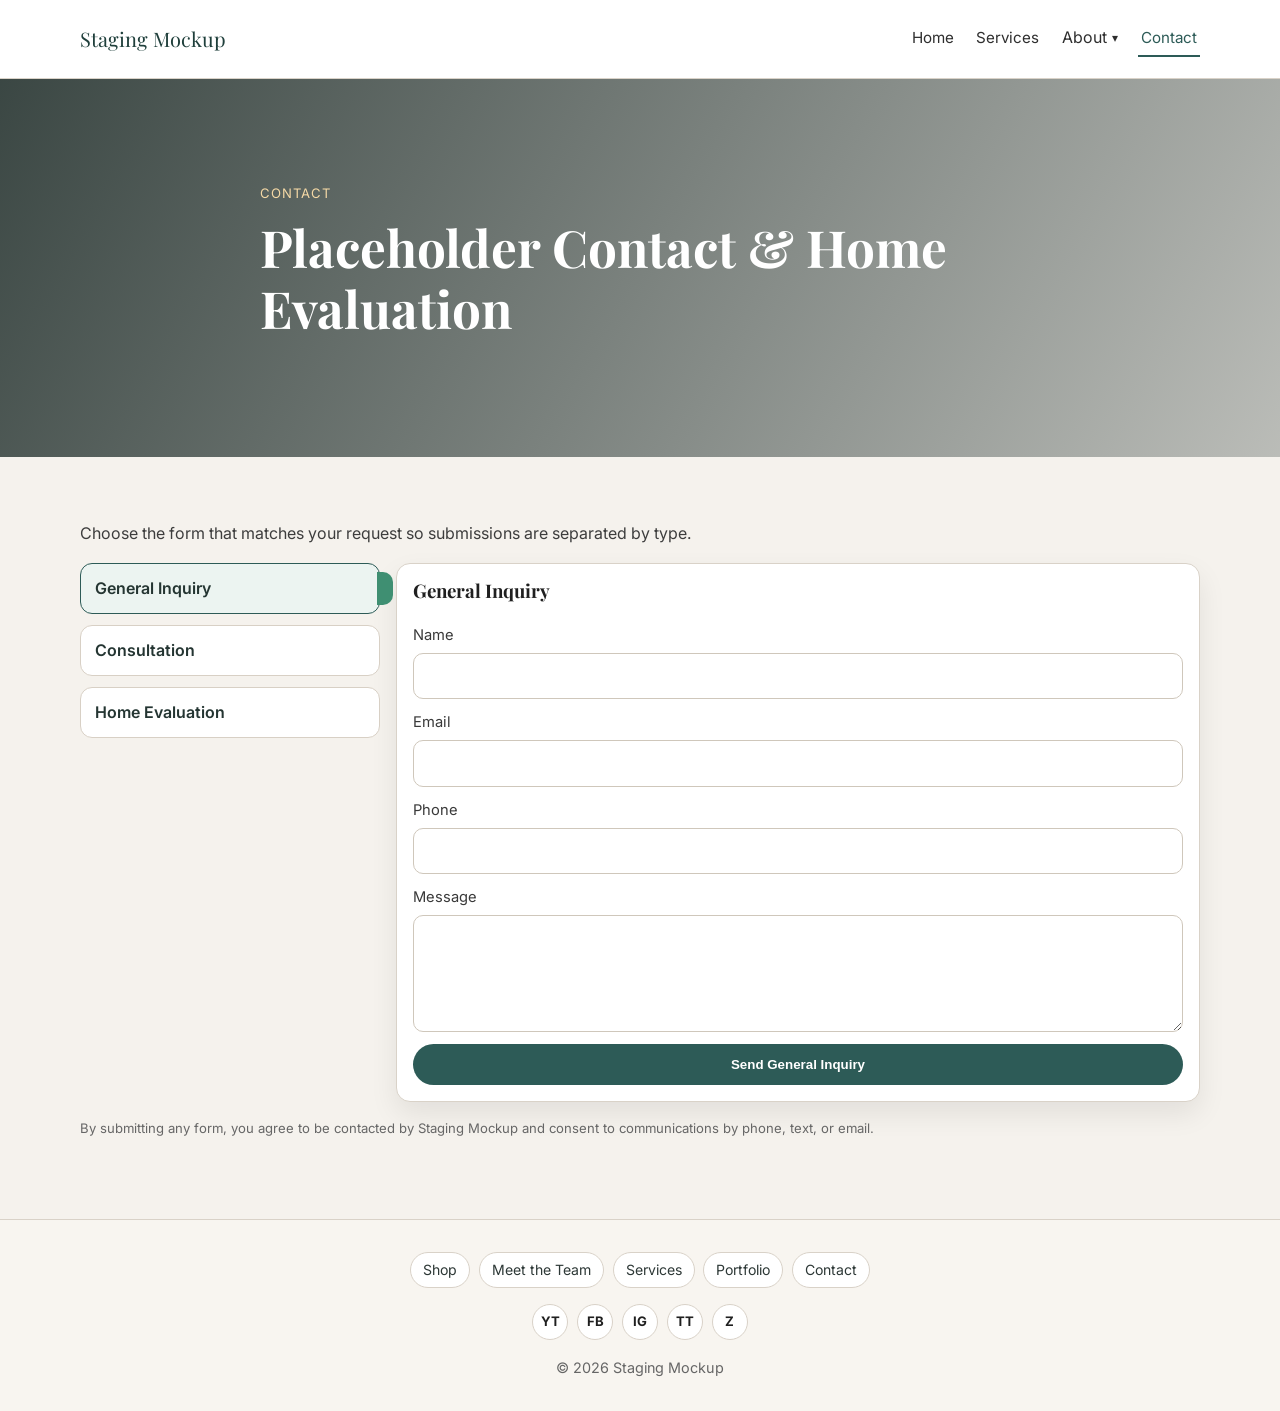
<file: consultations.html>
<!DOCTYPE html>
<html lang="en">
<head>
  <meta charset="UTF-8" />
  <meta name="viewport" content="width=device-width, initial-scale=1.0" />
  <title>Staging Mockup | Consultations</title>
  <meta http-equiv="refresh" content="0; url=contact.html" />
  <link rel="canonical" href="contact.html" />
</head>
<body>
  <main>
    <p>Consultations have moved to the Contact page.</p>
    <p><a href="contact.html">Go to Contact</a></p>
  </main>
</body>
</html>
</file>
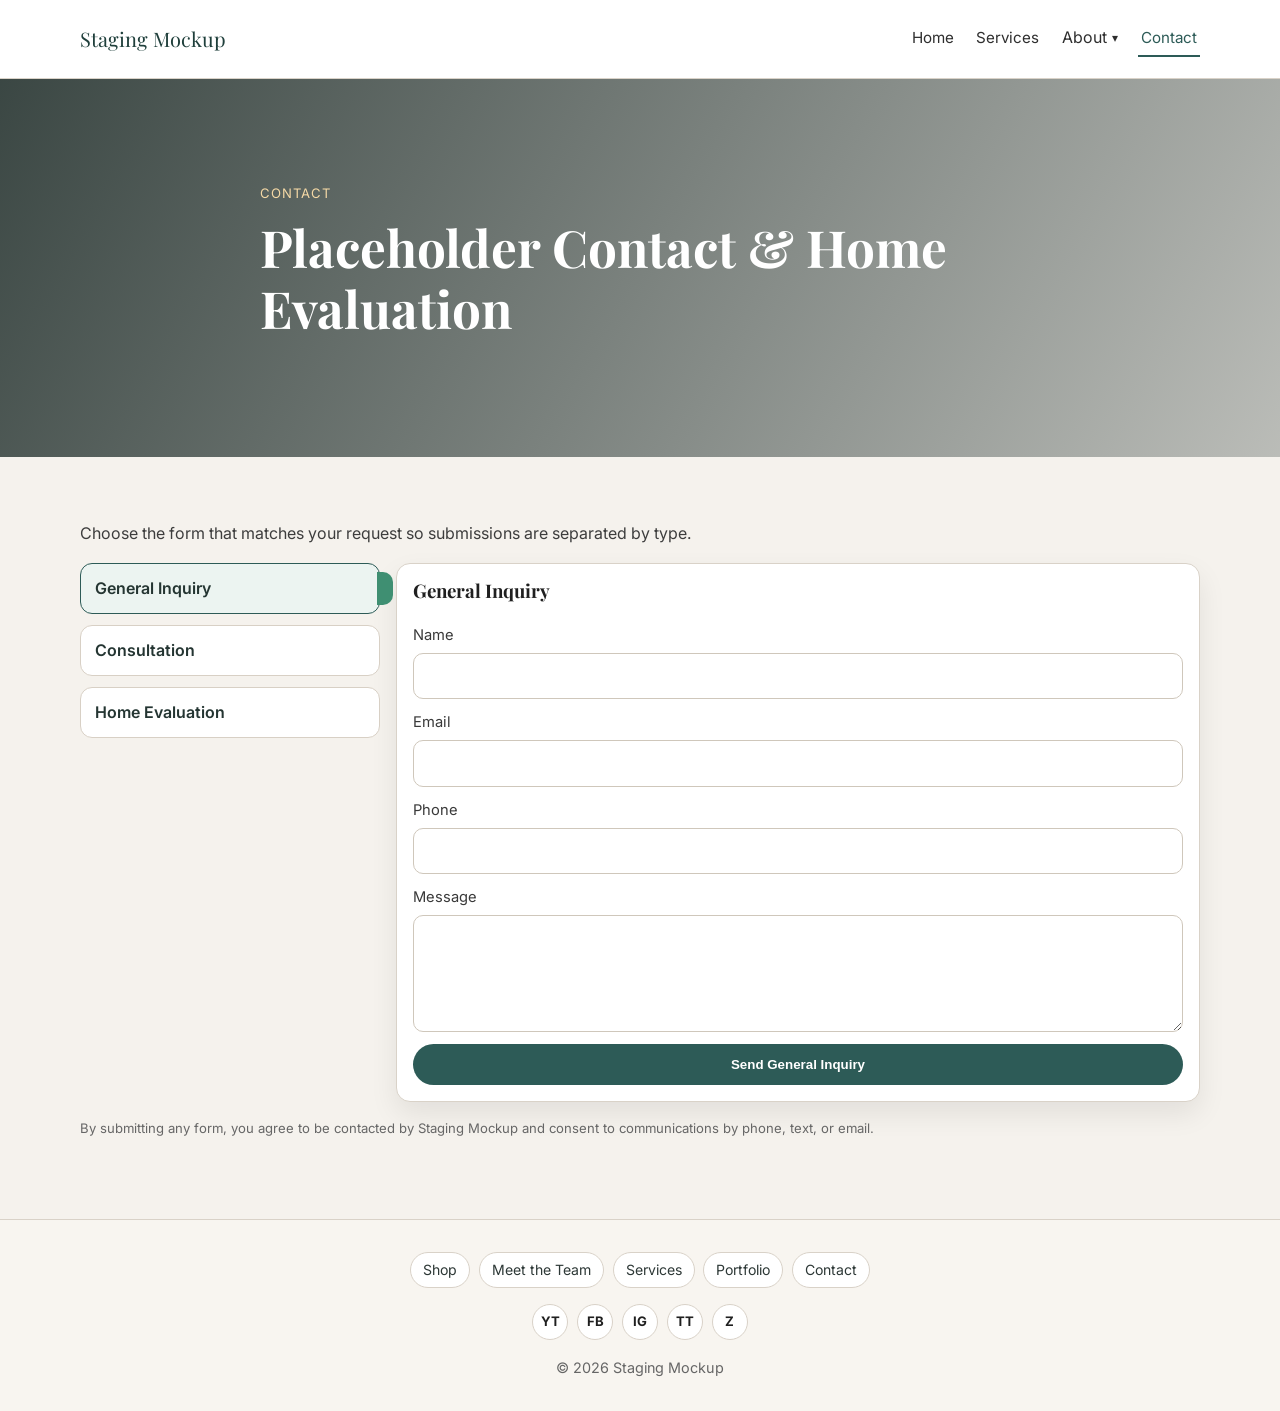
<file: contact.html>
<!DOCTYPE html>
<html lang="en">
<head>
  <meta charset="UTF-8" />
  <meta name="viewport" content="width=device-width, initial-scale=1.0" />
  <title>Staging Mockup | Contact</title>
  <link rel="preconnect" href="https://fonts.googleapis.com" />
  <link rel="preconnect" href="https://fonts.gstatic.com" crossorigin />
  <link href="https://fonts.googleapis.com/css2?family=Inter:wght@400;500;600;700&family=Playfair+Display:wght@500;600;700&display=swap" rel="stylesheet" />
  <link rel="stylesheet" href="styles.css" />
</head>
<body>
  <header class="site-header" id="top">
    <div class="nav-wrap">
      <a href="index.html" class="brand">Staging Mockup</a>
      <button class="nav-toggle" id="navToggle" type="button" aria-expanded="false" aria-controls="primaryNav">Menu</button>
      <nav class="site-nav" id="primaryNav" aria-label="Primary">
        <a href="index.html">Home</a>
        <a href="staging.html">Services</a>
        <div class="nav-dropdown">
          <button class="nav-dropdown-toggle" type="button" aria-expanded="false" aria-controls="aboutMenu">About</button>
          <div class="nav-dropdown-menu" id="aboutMenu">
            <a href="team.html">Our Team</a>
            <a href="showcase.html">Portfolio</a>
            <a href="blog.html">Blog</a>
            <a href="shop.html">Shop</a>
          </div>
        </div>
        <a href="contact.html" aria-current="page">Contact</a>
      </nav>
    </div>
  </header>

  <main>
    <section class="page-hero" style="--banner:url('https://placehold.co/1800x900?text=Contact+Hero')">
      <div class="hero-overlay"></div>
      <div class="container page-hero-content">
        <p class="eyebrow">Contact</p>
        <h1>Placeholder Contact & Home Evaluation</h1>
      </div>
    </section>

    <section class="section container">
      <p class="inquiry-note">Choose the form that matches your request so submissions are separated by type.</p>

      <div class="contact-submissions">
        <div class="submission-nav" role="tablist" aria-label="Submission type options">
          <button class="submission-nav-item is-selected" type="button" role="tab" aria-selected="true" aria-controls="panel-general" id="tab-general" data-target="panel-general">General Inquiry</button>
          <button class="submission-nav-item" type="button" role="tab" aria-selected="false" aria-controls="panel-consultation" id="tab-consultation" data-target="panel-consultation">Consultation</button>
          <button class="submission-nav-item" type="button" role="tab" aria-selected="false" aria-controls="panel-evaluation" id="tab-evaluation" data-target="panel-evaluation">Home Evaluation</button>
        </div>

        <div class="submission-panel-wrap">
          <form class="form-grid submission-panel is-active" id="panel-general" role="tabpanel" aria-labelledby="tab-general" action="mailto:perrinematerials@gmail.com" method="post" enctype="text/plain">
            <h3>General Inquiry</h3>
            <input type="hidden" name="submission_type" value="General Inquiry" />
            <label>Name<input type="text" name="name" required /></label>
            <label>Email<input type="email" name="email" required /></label>
            <label>Phone<input type="tel" name="phone" required /></label>
            <label>Message<textarea name="message" rows="4" required></textarea></label>
            <button class="btn btn-primary" type="submit">Send General Inquiry</button>
          </form>

          <form class="form-grid submission-panel" id="panel-consultation" role="tabpanel" aria-labelledby="tab-consultation" hidden action="mailto:perrinematerials@gmail.com" method="post" enctype="text/plain">
            <h3>Consultation Request</h3>
            <input type="hidden" name="submission_type" value="Consultation Request" />
            <label>Name<input type="text" name="name" required /></label>
            <label>Email<input type="email" name="email" required /></label>
            <label>Phone<input type="tel" name="phone" required /></label>
            <label>Project Goals<textarea name="project_goals" rows="4" required></textarea></label>
            <label>Preferred Timeline<input type="text" name="timeline" required /></label>
            <button class="btn btn-primary" type="submit">Send Consultation Request</button>
          </form>

          <form class="form-grid submission-panel" id="panel-evaluation" role="tabpanel" aria-labelledby="tab-evaluation" hidden action="mailto:perrinematerials@gmail.com" method="post" enctype="text/plain">
            <h3>Home Evaluation</h3>
            <input type="hidden" name="submission_type" value="Home Evaluation" />
            <label>Name<input type="text" name="name" required /></label>
            <label>Email<input type="email" name="email" required /></label>
            <label>Phone<input type="tel" name="phone" required /></label>
            <label>Property Address<input type="text" name="property_address" required /></label>
            <label>Approx. List Price<input type="text" name="list_price" required /></label>
            <label>Best Contact Method
              <select name="contact_method" required>
                <option value="">Select one</option>
                <option value="phone">Phone</option>
                <option value="email">Email</option>
                <option value="text">Text</option>
              </select>
            </label>
            <label>Evaluation Details<textarea name="details" rows="4" required></textarea></label>
            <button class="btn btn-primary" type="submit">Send Home Evaluation</button>
          </form>
        </div>
      </div>

      <p class="disclosure">By submitting any form, you agree to be contacted by Staging Mockup and consent to communications by phone, text, or email.</p>
    </section>
  </main>

  <button class="back-to-top" id="backToTop" type="button" aria-label="Back to top">↑</button>
  <footer class="site-footer">
    <div class="container">
      <nav class="footer-links" aria-label="Quick links">
        <a href="shop.html">Shop</a>
        <a href="team.html">Meet the Team</a>
        <a href="staging.html">Services</a>
        <a href="showcase.html">Portfolio</a>
        <a href="contact.html">Contact</a>
      </nav>
      <div class="social-links" aria-label="Social media links">
        <a href="https://www.youtube.com" target="_blank" rel="noopener noreferrer" aria-label="YouTube">YT</a>
        <a href="https://www.facebook.com" target="_blank" rel="noopener noreferrer" aria-label="Facebook">FB</a>
        <a href="https://www.instagram.com" target="_blank" rel="noopener noreferrer" aria-label="Instagram">IG</a>
        <a href="https://www.tiktok.com" target="_blank" rel="noopener noreferrer" aria-label="TikTok">TT</a>
        <a href="https://www.zillow.com" target="_blank" rel="noopener noreferrer" aria-label="Zillow">Z</a>
      </div>
      <p class="copyright">© 2026 Staging Mockup</p>
    </div>
  </footer>
  <script src="script.js"></script>
</body>
</html>
</file>
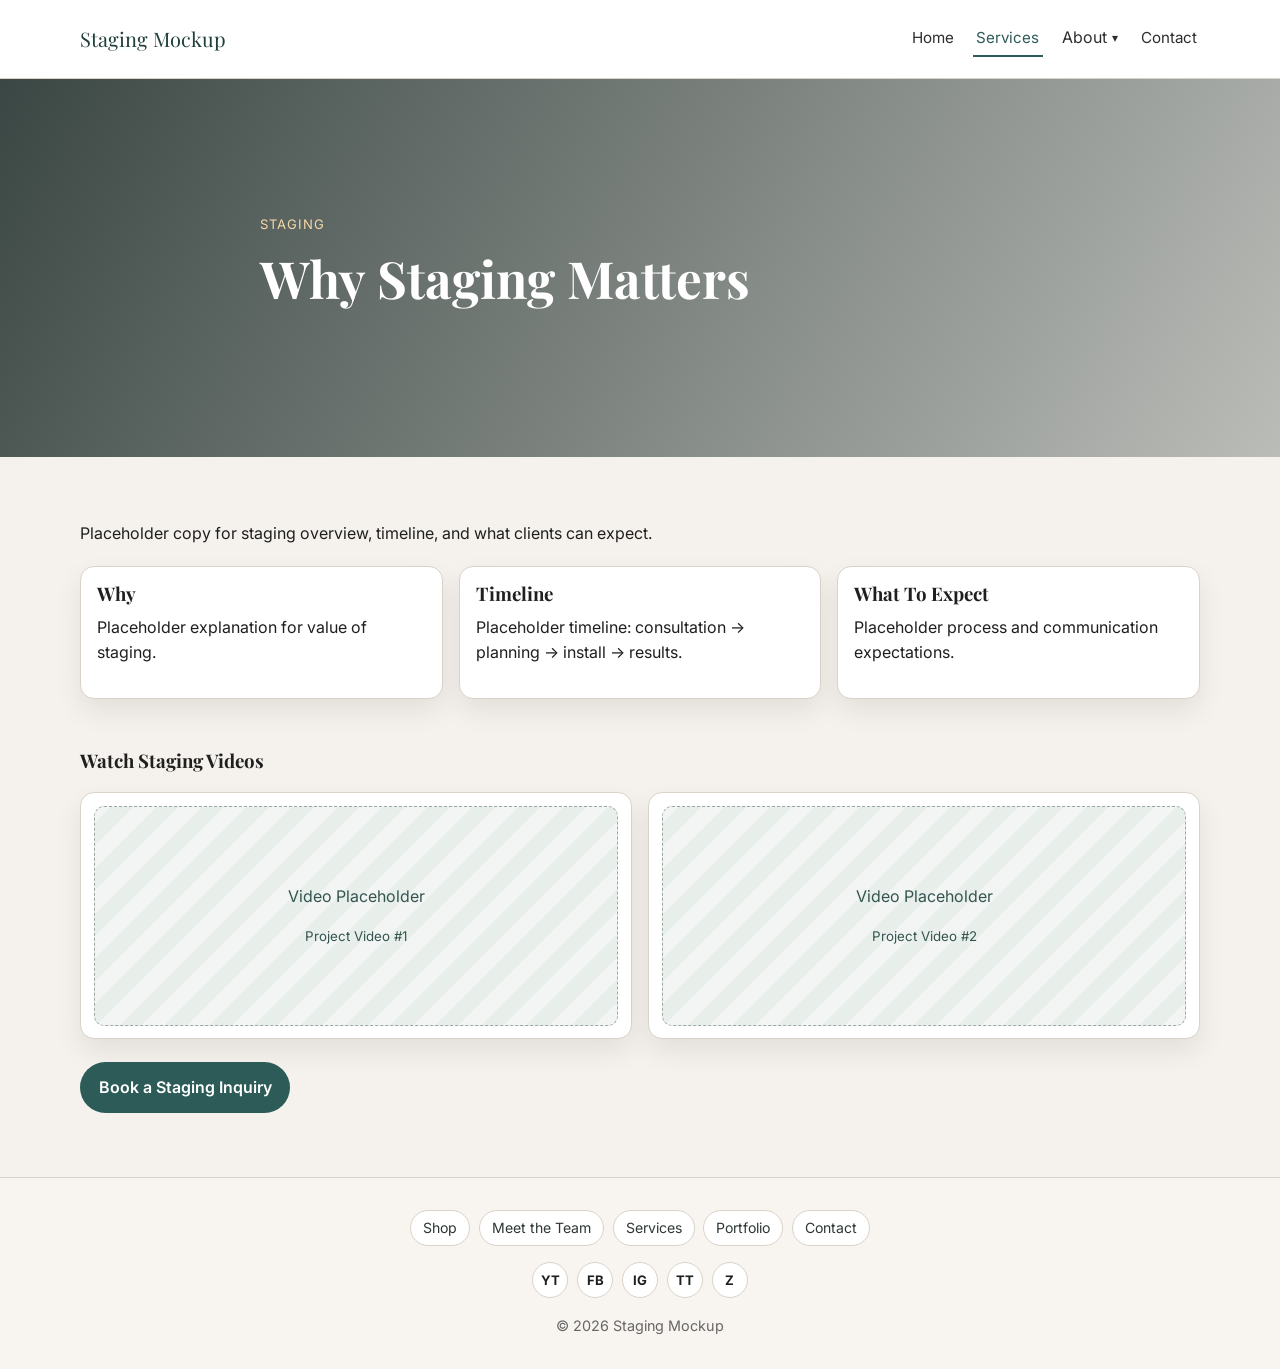
<file: staging.html>
<!DOCTYPE html>
<html lang="en">
<head>
  <meta charset="UTF-8" />
  <meta name="viewport" content="width=device-width, initial-scale=1.0" />
  <title>Staging Mockup | Staging</title>
  <link rel="preconnect" href="https://fonts.googleapis.com" />
  <link rel="preconnect" href="https://fonts.gstatic.com" crossorigin />
  <link href="https://fonts.googleapis.com/css2?family=Inter:wght@400;500;600;700&family=Playfair+Display:wght@500;600;700&display=swap" rel="stylesheet" />
  <link rel="stylesheet" href="styles.css" />
</head>
<body>
  <header class="site-header" id="top">
    <div class="nav-wrap">
      <a href="index.html" class="brand">Staging Mockup</a>
      <button class="nav-toggle" id="navToggle" type="button" aria-expanded="false" aria-controls="primaryNav">Menu</button>
      <nav class="site-nav" id="primaryNav" aria-label="Primary">
        <a href="index.html">Home</a>
        <a href="staging.html" aria-current="page">Services</a>
        <div class="nav-dropdown">
          <button class="nav-dropdown-toggle" type="button" aria-expanded="false" aria-controls="aboutMenu">About</button>
          <div class="nav-dropdown-menu" id="aboutMenu">
            <a href="team.html">Our Team</a>
            <a href="showcase.html">Portfolio</a>
            <a href="blog.html">Blog</a>
            <a href="shop.html">Shop</a>
          </div>
        </div>
        <a href="contact.html">Contact</a>
      </nav>
    </div>
  </header>

  <main>
    <section class="page-hero" style="--banner:url('https://placehold.co/1800x900?text=Staging+Tab+Hero')">
      <div class="hero-overlay"></div>
      <div class="container page-hero-content">
        <p class="eyebrow">Staging</p>
        <h1>Why Staging Matters</h1>
      </div>
    </section>

    <section class="section container">
      <p>Placeholder copy for staging overview, timeline, and what clients can expect.</p>
      <div class="cards-3">
        <article class="info-card">
          <h3>Why</h3>
          <p>Placeholder explanation for value of staging.</p>
        </article>
        <article class="info-card">
          <h3>Timeline</h3>
          <p>Placeholder timeline: consultation -> planning -> install -> results.</p>
        </article>
        <article class="info-card">
          <h3>What To Expect</h3>
          <p>Placeholder process and communication expectations.</p>
        </article>
      </div>
      <br><br>
      <h3>Watch Staging Videos</h3>
      <div class="video-grid">
        <div class="video-embed">
          <div class="video-placeholder" role="img" aria-label="Video placeholder one">
            <p>Video Placeholder</p>
            <small>Project Video #1</small>
          </div>
        </div>
        <div class="video-embed">
          <div class="video-placeholder" role="img" aria-label="Video placeholder two">
            <p>Video Placeholder</p>
            <small>Project Video #2</small>
          </div>
        </div>
      </div>

      <a href="contact.html" class="btn btn-primary staging-inquiry-btn">Book a Staging Inquiry</a>
    </section>
  </main>

  <button class="back-to-top" id="backToTop" type="button" aria-label="Back to top">↑</button>
  <footer class="site-footer">
    <div class="container">
      <nav class="footer-links" aria-label="Quick links">
        <a href="shop.html">Shop</a>
        <a href="team.html">Meet the Team</a>
        <a href="staging.html">Services</a>
        <a href="showcase.html">Portfolio</a>
        <a href="contact.html">Contact</a>
      </nav>
      <div class="social-links" aria-label="Social media links">
        <a href="https://www.youtube.com" target="_blank" rel="noopener noreferrer" aria-label="YouTube">YT</a>
        <a href="https://www.facebook.com" target="_blank" rel="noopener noreferrer" aria-label="Facebook">FB</a>
        <a href="https://www.instagram.com" target="_blank" rel="noopener noreferrer" aria-label="Instagram">IG</a>
        <a href="https://www.tiktok.com" target="_blank" rel="noopener noreferrer" aria-label="TikTok">TT</a>
        <a href="https://www.zillow.com" target="_blank" rel="noopener noreferrer" aria-label="Zillow">Z</a>
      </div>
      <p class="copyright">© 2026 Staging Mockup</p>
    </div>
  </footer>
  <script src="script.js"></script>
</body>
</html>
</file>
<file: styles.css>
:root {
  --bg: #f5f2ed;
  --surface: #ffffff;
  --ink: #1f1f1f;
  --muted: #666;
  --brand: #2d5b57;
  --brand-dark: #1f3f3b;
  --line: #d9d2c8;
  --radius: 14px;
  --shadow: 0 12px 28px rgba(0, 0, 0, 0.08);
}

* {
  box-sizing: border-box;
}

html,
body {
  margin: 0;
  padding: 0;
}

body {
  font-family: "Inter", sans-serif;
  color: var(--ink);
  background: var(--bg);
  line-height: 1.6;
}

h1,
h2,
h3 {
  font-family: "Playfair Display", serif;
  line-height: 1.2;
  margin: 0 0 0.6rem;
}

p {
  margin: 0 0 1rem;
}

a {
  color: inherit;
  text-decoration: none;
}

img {
  display: block;
  width: 100%;
  border-radius: 12px;
  object-fit: cover;
}

.container {
  width: min(1120px, calc(100% - 2rem));
  margin: 0 auto;
}

.section {
  padding: 4rem 0;
}

.eyebrow {
  display: inline-block;
  font-size: 0.82rem;
  letter-spacing: 0.08em;
  text-transform: uppercase;
  color: #f5d9a6;
  margin-bottom: 0.8rem;
}

.site-header {
  position: sticky;
  top: 0;
  z-index: 999;
  border-bottom: 1px solid var(--line);
  background: rgba(255, 255, 255, 0.96);
  backdrop-filter: blur(8px);
}

.nav-wrap {
  width: min(1120px, calc(100% - 2rem));
  height: 78px;
  margin: 0 auto;
  display: flex;
  align-items: center;
  justify-content: space-between;
  gap: 1rem;
  position: relative;
}

.brand {
  font-family: "Playfair Display", serif;
  font-size: 1.25rem;
  color: var(--brand-dark);
  white-space: nowrap;
}

.site-nav {
  display: flex;
  align-items: center;
  gap: 1rem;
}

.site-nav a {
  padding: 0.3rem 0.2rem;
  font-size: 0.95rem;
  color: #2e2e2e;
  border-bottom: 2px solid transparent;
}

.nav-dropdown {
  position: relative;
}

.nav-dropdown::after {
  content: "";
  position: absolute;
  left: 0;
  right: 0;
  top: 100%;
  height: 10px;
}

.nav-dropdown-toggle {
  padding: 0.3rem 0.2rem;
  font-size: 0.95rem;
  color: #2e2e2e;
  border: none;
  border-bottom: 2px solid transparent;
  background: transparent;
  font: inherit;
  cursor: pointer;
}

.nav-dropdown-toggle::after {
  content: "\25BE";
  margin-left: 0.35rem;
  font-size: 0.72em;
  display: inline-block;
  transform: translateY(-1px);
  transition: transform 0.2s ease;
}

.nav-dropdown-menu {
  display: none;
  position: absolute;
  top: 100%;
  left: 0;
  min-width: 180px;
  background: #fff;
  border: 1px solid var(--line);
  border-radius: 12px;
  box-shadow: var(--shadow);
  padding: 0.5rem;
  z-index: 70;
}

.nav-dropdown-menu a {
  border-bottom: none;
  border-radius: 8px;
  padding: 0.45rem 0.55rem;
  font-size: 0.92rem;
  white-space: nowrap;
}

.site-nav a:hover,
.site-nav a[aria-current="page"],
.nav-dropdown-toggle:hover,
.nav-dropdown.is-active .nav-dropdown-toggle {
  color: var(--brand);
  border-bottom-color: var(--brand);
}

.nav-dropdown-menu a:hover,
.nav-dropdown-menu a[aria-current="page"] {
  background: #eef4f2;
  color: var(--brand);
}

.nav-dropdown.is-active .nav-dropdown-toggle::after {
  transform: rotate(180deg) translateY(1px);
}

@media (hover: hover) and (pointer: fine) {
  .nav-dropdown:hover .nav-dropdown-menu {
    display: grid;
    gap: 0.2rem;
  }

  .nav-dropdown:hover .nav-dropdown-toggle::after {
    transform: rotate(180deg) translateY(1px);
  }
}

.nav-toggle {
  display: none;
  border: 1px solid var(--line);
  background: #fff;
  color: var(--brand-dark);
  padding: 0.45rem 0.8rem;
  border-radius: 8px;
  font-weight: 600;
}

.nav-toggle,
.nav-dropdown-toggle,
.site-nav a {
  touch-action: manipulation;
}

.hero,
.page-hero {
  position: relative;
  min-height: 64vh;
  background-image: var(--banner);
  background-size: cover;
  background-position: center;
  display: grid;
  align-items: center;
  color: #fff;
}

.page-hero {
  min-height: 42vh;
}

.hero-overlay {
  position: absolute;
  inset: 0;
  background: linear-gradient(120deg, rgba(12, 28, 25, 0.8), rgba(12, 28, 25, 0.25));
}

.hero-content,
.page-hero-content {
  position: relative;
  z-index: 1;
  max-width: 760px;
}

.hero h1,
.page-hero h1 {
  font-size: clamp(2rem, 4vw, 3.5rem);
  margin-bottom: 1rem;
}

.hero-actions {
  display: flex;
  flex-wrap: wrap;
  gap: 0.8rem;
  margin-top: 1.2rem;
}

.btn {
  display: inline-flex;
  align-items: center;
  justify-content: center;
  padding: 0.75rem 1.1rem;
  border-radius: 999px;
  font-weight: 600;
  border: 1px solid transparent;
}

.btn-primary {
  background: var(--brand);
  color: #fff;
}

.btn-primary:hover {
  background: var(--brand-dark);
}

.btn-ghost {
  border-color: #fff;
  color: #fff;
}

.intro-grid,
.cards-3,
.cards-2,
.before-after-grid,
.video-grid,
.showcase-grid {
  display: grid;
  gap: 1rem;
  margin-top: 1.2rem;
}

.intro-grid,
.cards-3 {
  grid-template-columns: repeat(3, minmax(0, 1fr));
}

.cards-2,
.before-after-grid,
.video-grid {
  grid-template-columns: repeat(2, minmax(0, 1fr));
}

.showcase-grid {
  grid-template-columns: 1fr;
}

.intro-grid article,
.info-card,
.blog-card,
.team-card,
.shop-card,
.showcase-card,
.form-grid,
.ba-card {
  background: var(--surface);
  border: 1px solid var(--line);
  border-radius: var(--radius);
  padding: 1rem;
  box-shadow: var(--shadow);
}

.shop-card strong {
  color: var(--brand-dark);
}

.ba-images {
  display: grid;
  grid-template-columns: repeat(2, minmax(0, 1fr));
  gap: 0.8rem;
}

.ba-images figcaption {
  text-align: center;
  color: var(--muted);
  font-size: 0.9rem;
  margin-top: 0.45rem;
}

.video-embed {
  background: var(--surface);
  border: 1px solid var(--line);
  border-radius: var(--radius);
  padding: 0.8rem;
  box-shadow: var(--shadow);
}

.video-placeholder {
  min-height: 220px;
  border-radius: 10px;
  border: 1px dashed #9ca7a2;
  background: repeating-linear-gradient(
    -45deg,
    #f2f5f3,
    #f2f5f3 16px,
    #e8efeb 16px,
    #e8efeb 32px
  );
  display: grid;
  place-content: center;
  text-align: center;
  color: #34554f;
}

.staging-inquiry-btn {
  margin-top: 1.4rem;
}

.nav-dropdown.is-active .nav-dropdown-menu {
  display: grid;
  gap: 0.2rem;
}

.testimonials {
  background: #ece7df;
}

.testimonial-track {
  overflow: hidden;
  width: 100%;
  padding-bottom: 1rem;
}

.testimonial-marquee {
  display: flex;
  width: max-content;
  animation: marquee 24s linear infinite;
}

.testimonial-row {
  display: flex;
  gap: 1rem;
  flex-shrink: 0;
  padding-right: 1rem;
}

.testimonial-marquee p {
  background: #fff;
  border: 1px solid var(--line);
  border-radius: 999px;
  padding: 0.85rem 1rem;
  margin: 0;
  white-space: nowrap;
}

.featured-strip {
  background: #f0ece6;
}

.logo-row {
  display: flex;
  flex-wrap: wrap;
  gap: 0.75rem;
  margin-top: 1rem;
}

.logo-row span {
  border: 1px solid var(--line);
  border-radius: 999px;
  padding: 0.5rem 0.8rem;
  background: #fff;
  font-size: 0.92rem;
}

.filters {
  display: flex;
  flex-wrap: wrap;
  gap: 0.65rem;
  margin: 1rem 0;
}

.filter-btn {
  border: 1px solid var(--line);
  background: #fff;
  border-radius: 999px;
  padding: 0.4rem 0.8rem;
  cursor: pointer;
}

.filter-btn.active {
  background: var(--brand);
  color: #fff;
  border-color: var(--brand);
}

.form-grid {
  display: grid;
  gap: 0.75rem;
}

#contactForm {
  max-width: 780px;
  margin: 0 auto;
}

.inquiry-note {
  margin-bottom: 1rem;
  color: #3d3d3d;
}

.contact-submissions {
  display: grid;
  grid-template-columns: minmax(220px, 300px) minmax(0, 1fr);
  gap: 1rem;
  align-items: start;
}

.submission-nav {
  display: grid;
  gap: 0.65rem;
}

.submission-nav-item {
  position: relative;
  border: 1px solid #d8d0c5;
  border-radius: 12px;
  padding: 0.75rem 0.85rem;
  background: #fff;
  color: #243532;
  font: inherit;
  font-weight: 600;
  text-align: left;
  cursor: pointer;
  transition: border-color 0.2s ease, background 0.2s ease;
}

.submission-nav-item:hover {
  border-color: var(--brand);
}

.submission-nav-item.is-selected {
  border-color: var(--brand);
  background: #ecf4f1;
}

.submission-nav-item.is-selected::after {
  content: "";
  position: absolute;
  top: 8px;
  bottom: 8px;
  right: -14px;
  width: 16px;
  border-radius: 0 10px 10px 0;
  background: #3f8f72;
}

.submission-panel-wrap {
  min-height: 100%;
}

.submission-panel {
  background: var(--surface);
  border: 1px solid var(--line);
  border-radius: var(--radius);
  padding: 1rem;
  box-shadow: var(--shadow);
}

.submission-panel[hidden] {
  display: none;
}

.evaluation-fields {
  margin-top: 0.75rem;
  padding: 1rem;
  border: 1px solid var(--line);
  border-radius: 12px;
  background: #faf8f4;
}

.evaluation-fields summary {
  cursor: pointer;
  font-weight: 600;
  color: #2d3836;
}

.evaluation-fields[open] summary {
  margin-bottom: 0.75rem;
}

.evaluation-fields-body {
  display: grid;
  gap: 0.75rem;
}

.form-grid label {
  display: grid;
  gap: 0.35rem;
  font-size: 0.92rem;
  color: #3a3a3a;
}

.form-grid input,
.form-grid select,
.form-grid textarea {
  width: 100%;
  border: 1px solid #cfc7bb;
  border-radius: 10px;
  padding: 0.65rem 0.7rem;
  font: inherit;
  background: #fff;
}

.disclosure {
  margin-top: 1rem;
  font-size: 0.82rem;
  color: var(--muted);
}

.text-link {
  color: var(--brand-dark);
  text-decoration: underline;
}

.service-list {
  padding-left: 1.1rem;
}

.team-cta {
  margin-top: 1rem;
}

.back-to-top {
  position: fixed;
  right: 1rem;
  bottom: 1rem;
  width: 42px;
  height: 42px;
  border: none;
  border-radius: 50%;
  background: var(--brand);
  color: #fff;
  font-size: 1.2rem;
  cursor: pointer;
  opacity: 0;
  pointer-events: none;
  transform: translateY(8px);
  transition: opacity 0.25s ease, transform 0.25s ease;
}

.back-to-top.visible {
  opacity: 1;
  pointer-events: auto;
  transform: translateY(0);
}

.site-footer {
  border-top: 1px solid var(--line);
  background: #f8f5f0;
  padding: 2rem 0;
}

.site-footer .container {
  display: grid;
  gap: 1rem;
  justify-items: center;
}

.footer-links {
  display: flex;
  flex-wrap: wrap;
  gap: 0.55rem;
  justify-content: center;
}

.footer-links a {
  border: 1px solid var(--line);
  border-radius: 999px;
  padding: 0.35rem 0.75rem;
  background: #fff;
  font-size: 0.88rem;
  color: #2d3836;
}

.footer-links a:hover {
  border-color: var(--brand);
  color: var(--brand);
}

.social-links {
  display: flex;
  gap: 0.55rem;
}

.social-links a {
  width: 36px;
  height: 36px;
  border-radius: 50%;
  display: grid;
  place-items: center;
  font-size: 0.82rem;
  font-weight: 700;
  border: 1px solid var(--line);
  background: #fff;
}

.copyright {
  margin: 0;
  font-size: 0.9rem;
  color: var(--muted);
}

@keyframes marquee {
  from {
    transform: translateX(0);
  }

  to {
    transform: translateX(-50%);
  }
}

@media (max-width: 980px) {
  .intro-grid,
  .cards-3 {
    grid-template-columns: repeat(2, minmax(0, 1fr));
  }
}

@media (max-width: 820px) {
  .nav-toggle {
    display: inline-flex;
  }

  .site-nav {
    display: none;
    position: absolute;
    right: 0;
    top: calc(100% + 0.4rem);
    width: min(360px, 100%);
    background: #fff;
    border: 1px solid var(--line);
    border-radius: 12px;
    box-shadow: var(--shadow);
    padding: 0.65rem;
    flex-direction: column;
    align-items: stretch;
    z-index: 50;
  }

  .site-nav.is-open {
    display: flex;
  }

  .site-nav a {
    padding: 0.55rem 0.5rem;
    border-bottom: none;
    border-radius: 8px;
  }

  .nav-dropdown {
    width: 100%;
  }

  .nav-dropdown::after {
    display: none;
  }

  .nav-dropdown-toggle {
    width: 100%;
    text-align: left;
    padding: 0.55rem 0.5rem;
    border-bottom: none;
    border-radius: 8px;
  }

  .nav-dropdown-menu {
    position: static;
    min-width: 0;
    border: none;
    border-radius: 0;
    box-shadow: none;
    background: transparent;
    padding: 0.2rem 0 0.35rem 0.4rem;
  }

  .site-nav a:hover,
  .site-nav a[aria-current="page"],
  .nav-dropdown-toggle:hover,
  .nav-dropdown.is-active .nav-dropdown-toggle {
    background: #eef4f2;
    border-bottom-color: transparent;
  }

  .nav-dropdown-menu a {
    padding: 0.5rem 0.55rem;
  }

  .intro-grid,
  .cards-3,
  .cards-2,
  .contact-submissions,
  .before-after-grid,
  .video-grid,
  .ba-images {
    grid-template-columns: 1fr;
  }

  .submission-nav-item.is-selected::after {
    display: none;
  }

  .testimonial-marquee {
    animation: none;
    width: 100%;
    overflow-x: auto;
    padding-bottom: 0;
  }

  .testimonial-row[aria-hidden="true"] {
    display: none;
  }

  .testimonial-row p {
    white-space: normal;
    min-width: 260px;
  }

  .testimonial-row {
    padding-right: 0;
  }
}

@media (max-width: 480px) {
  .section {
    padding: 3rem 0;
  }

  .nav-wrap {
    height: 72px;
  }

  .hero,
  .page-hero {
    min-height: 55vh;
  }

  .page-hero {
    min-height: 38vh;
  }
}
</file>
